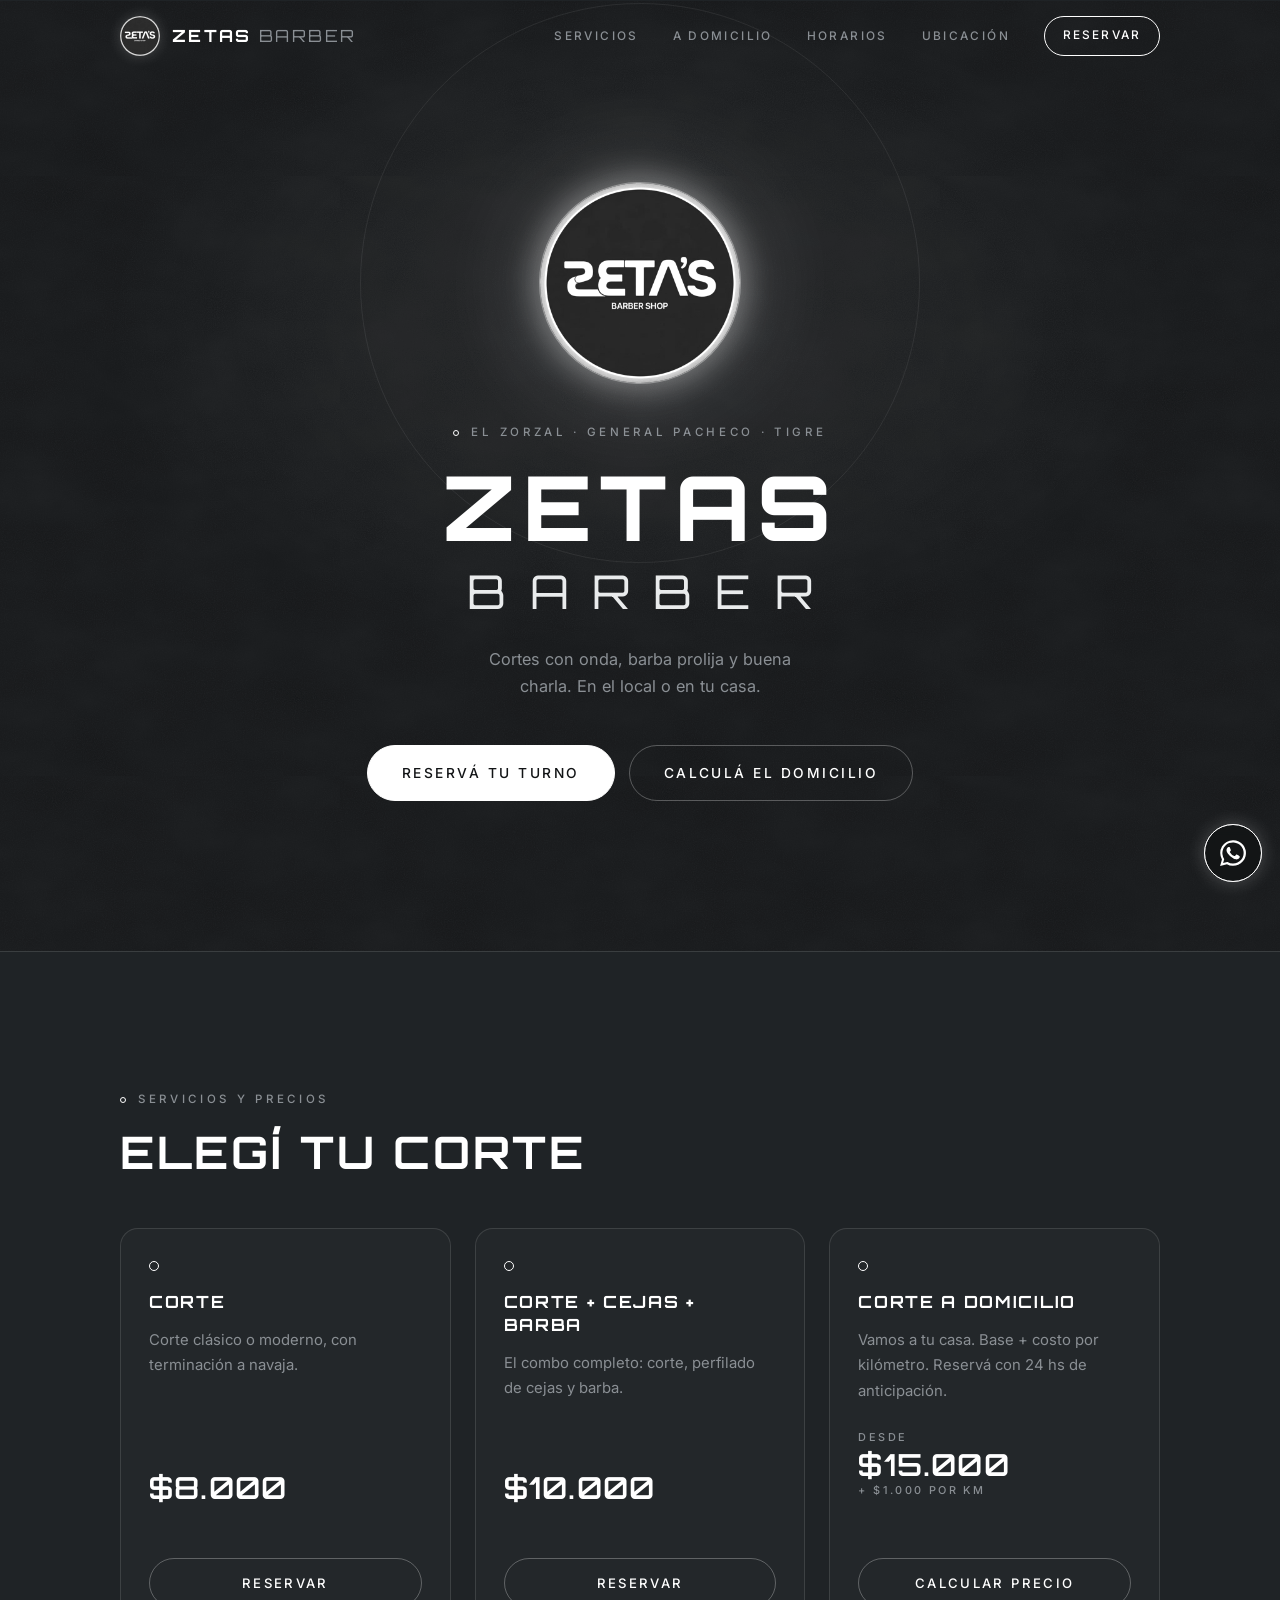
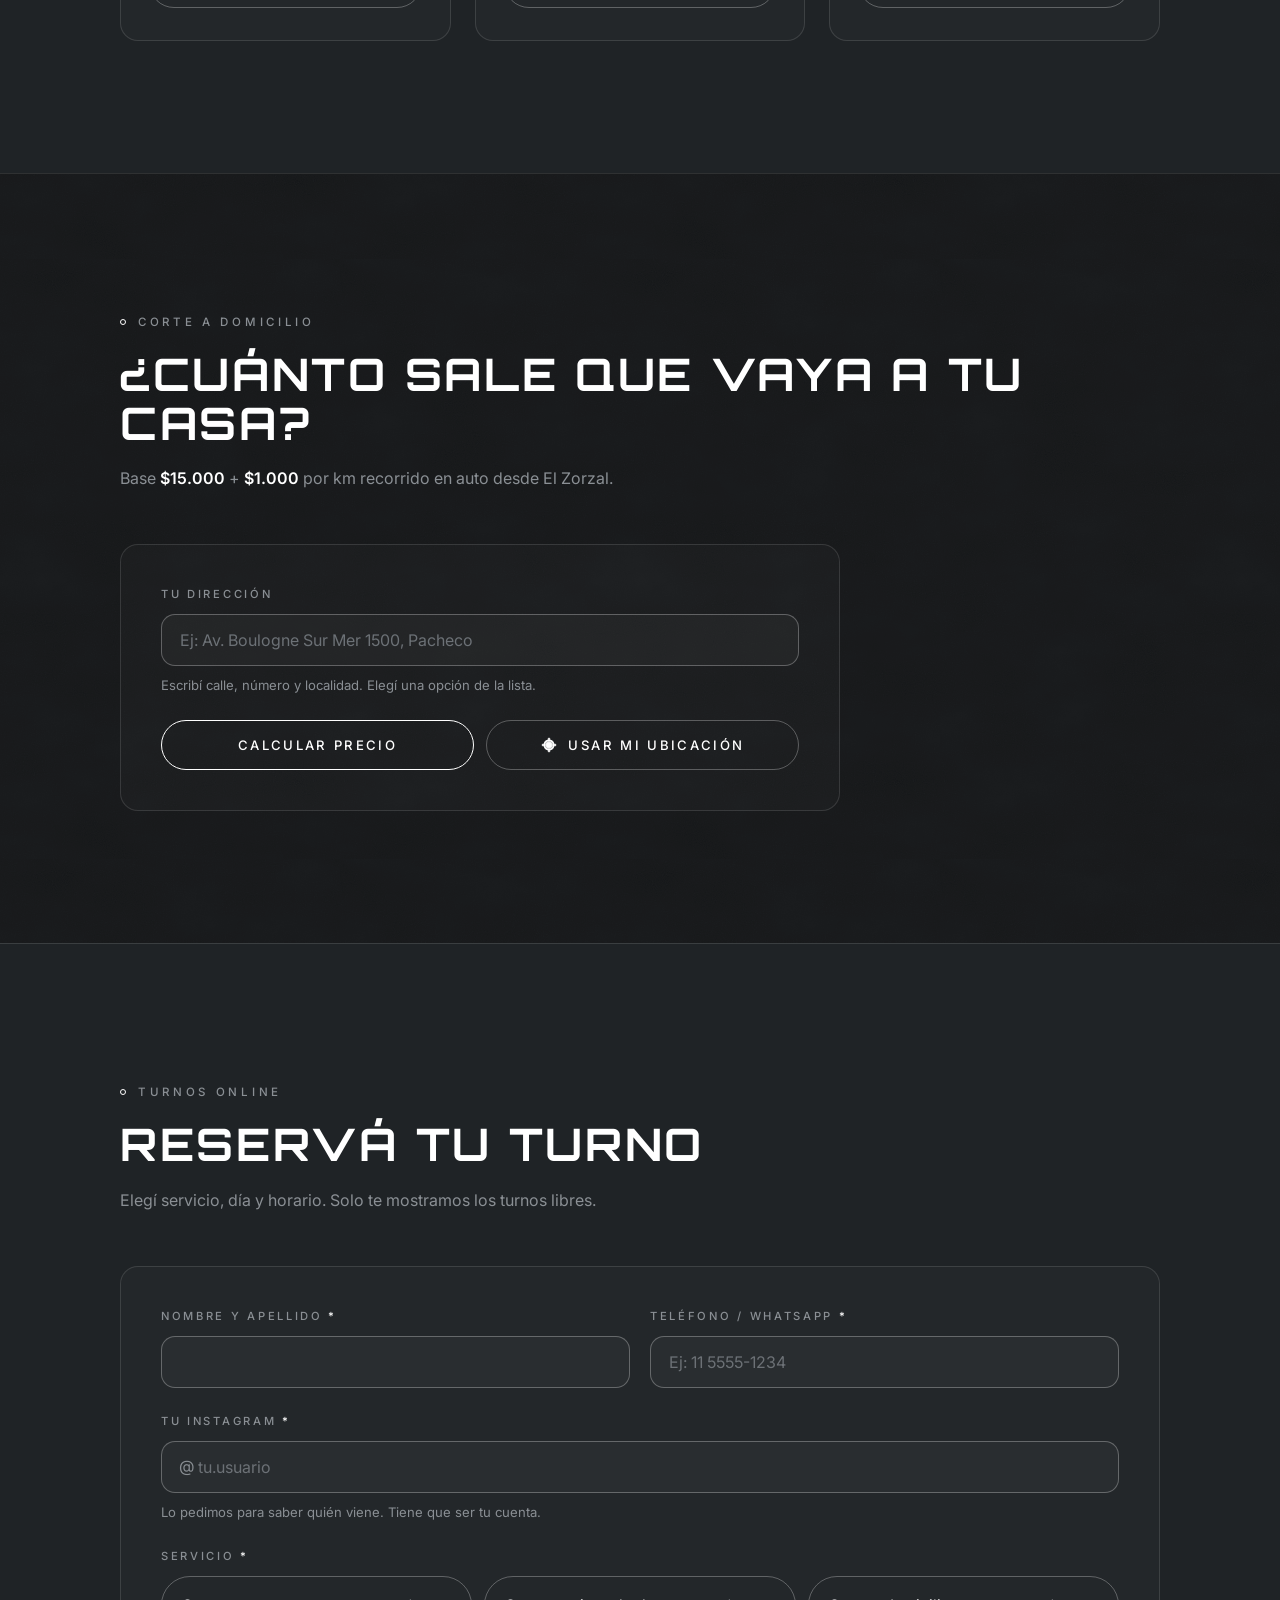
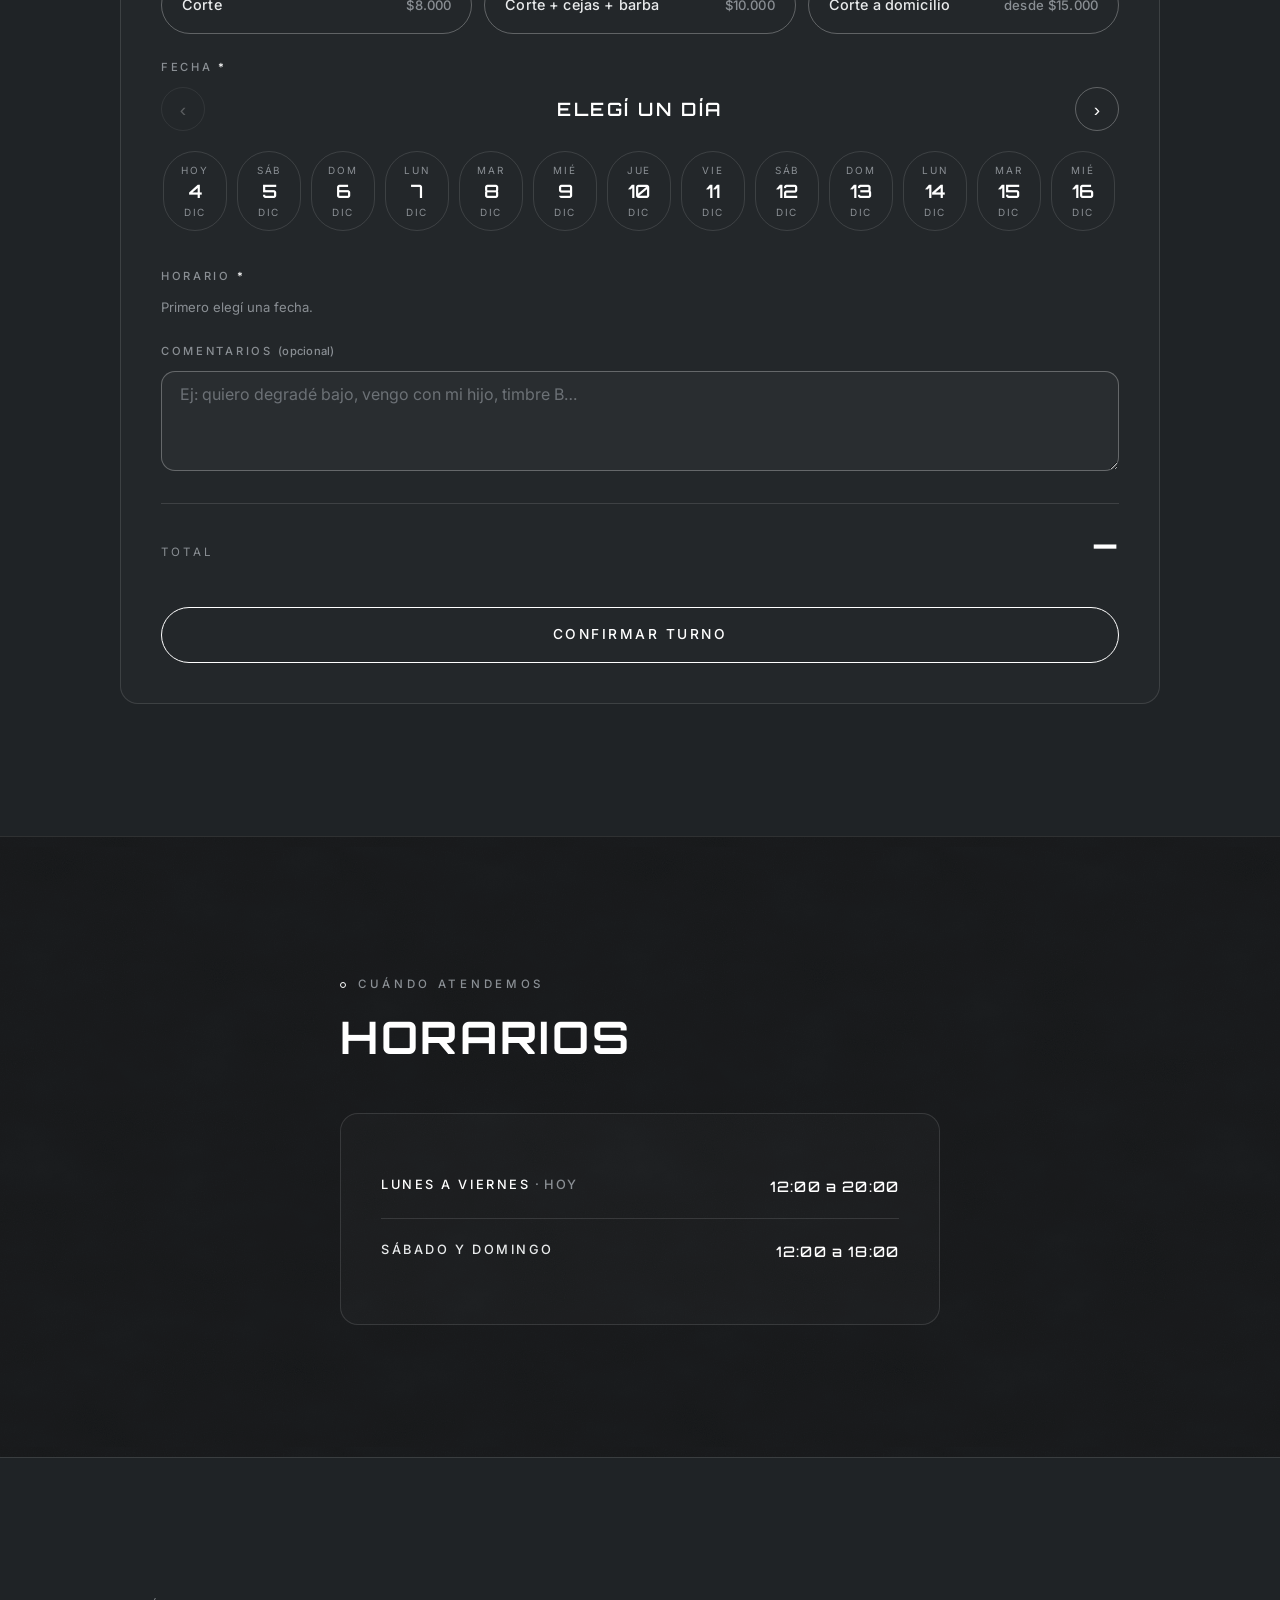
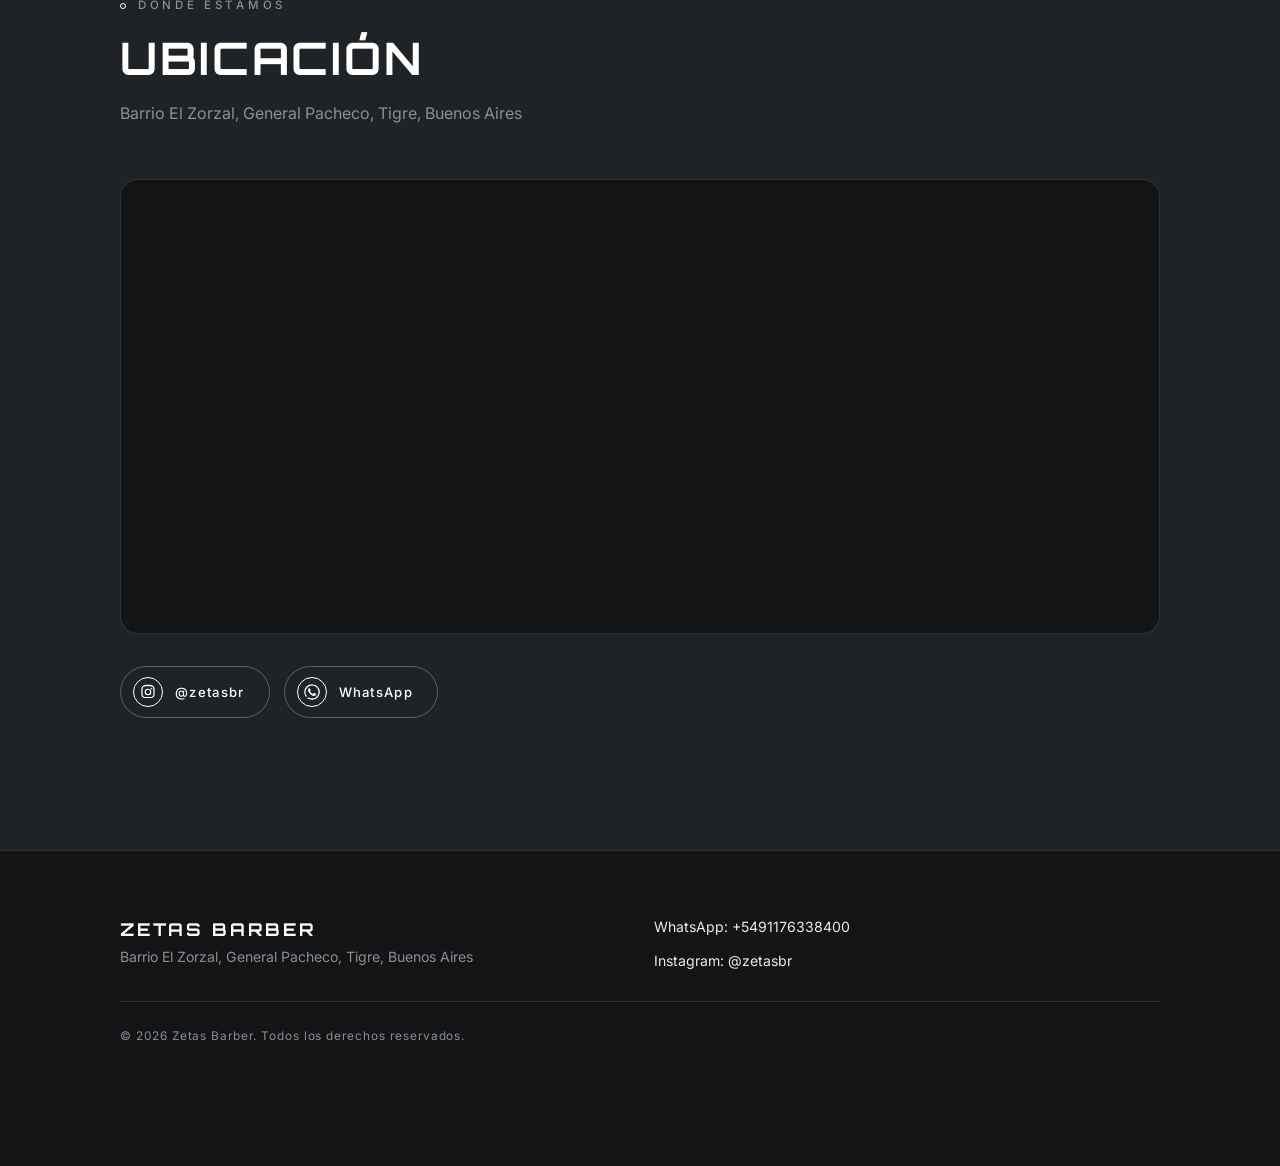
<file: index.html>
<!doctype html>
<html lang="es-AR">
<head>
  <meta charset="utf-8">
  <meta name="viewport" content="width=device-width, initial-scale=1, viewport-fit=cover">
  <title>Zetas Barber | Barbería en General Pacheco, Tigre</title>
  <meta name="description" content="Zetas Barber: barbería en El Zorzal, General Pacheco, Tigre. Corte, barba y cejas, y corte a domicilio. Reservá tu turno online en segundos.">
  <meta name="theme-color" content="#121416">
  <link rel="canonical" href="https://zetasbarber.com/">
  <link rel="icon" href="img/logo-zetas.jpg" type="image/jpeg">
  <link rel="apple-touch-icon" href="img/logo-zetas.jpg">

  <!-- Vista previa al compartir el link (WhatsApp, Instagram, Facebook) -->
  <meta property="og:type" content="website">
  <meta property="og:locale" content="es_AR">
  <meta property="og:title" content="Zetas Barber | Barbería en General Pacheco, Tigre">
  <meta property="og:description" content="Corte, barba y cejas en El Zorzal, General Pacheco. También vamos a domicilio. Reservá online.">
  <meta property="og:url" content="https://zetasbarber.com/">
  <meta property="og:image" content="https://zetasbarber.com/img/logo-zetas.jpg">

  <!-- Datos para Google (ficha de negocio local) -->
  <script type="application/ld+json">
  {
    "@context": "https://schema.org",
    "@type": "BarberShop",
    "name": "Zetas Barber",
    "image": "https://zetasbarber.com/img/logo-zetas.jpg",
    "url": "https://zetasbarber.com/",
    "priceRange": "$8.000 - $15.000+",
    "address": {
      "@type": "PostalAddress",
      "streetAddress": "Barrio El Zorzal",
      "addressLocality": "General Pacheco",
      "addressRegion": "Buenos Aires",
      "addressCountry": "AR"
    },
    "areaServed": "Tigre, Buenos Aires",
    "openingHoursSpecification": [
      { "@type": "OpeningHoursSpecification", "dayOfWeek": ["Monday","Tuesday","Wednesday","Thursday","Friday"], "opens": "12:00", "closes": "20:00" },
      { "@type": "OpeningHoursSpecification", "dayOfWeek": ["Saturday","Sunday"], "opens": "12:00", "closes": "18:00" }
    ]
  }
  </script>

  <link rel="preconnect" href="https://fonts.googleapis.com">
  <link rel="preconnect" href="https://fonts.gstatic.com" crossorigin>
  <link href="https://fonts.googleapis.com/css2?family=Inter:wght@400;500;600&family=Orbitron:wght@400;500;600;700;800&display=swap" rel="stylesheet">
  <link rel="stylesheet" href="css/styles.css?v=20261104a">
  <script>document.documentElement.classList.add("js");</script>
</head>
<body>
  <a class="skip" href="#reservar">Saltar a reservar turno</a>

  <!-- ============ HEADER ============ -->
  <header class="header" id="top">
    <div class="wrap header__inner">
      <a href="#top" class="brand" aria-label="Zetas Barber, volver al inicio">
        <img src="img/logo-zetas.jpg" alt="" width="44" height="44" class="brand__logo">
        <span class="brand__text">ZETAS<span> BARBER</span></span>
      </a>
      <button class="nav-toggle" aria-expanded="false" aria-controls="nav" aria-label="Abrir menú">
        <span></span><span></span><span></span>
      </button>
      <nav id="nav" class="nav" aria-label="Principal">
        <a href="#servicios">Servicios</a>
        <a href="#domicilio">A domicilio</a>
        <a href="#horarios">Horarios</a>
        <a href="#ubicacion">Ubicación</a>
        <a href="#reservar" class="btn btn--gold btn--sm">Reservar</a>
      </nav>
    </div>
  </header>

  <main>
    <!-- ============ HERO ============ -->
    <section class="hero">
      <div class="hero__bg" aria-hidden="true"></div>
      <div class="wrap hero__inner">
        <img src="img/logo-zetas.jpg" alt="Logo de Zetas Barber Shop" class="hero__logo" width="180" height="180">
        <p class="eyebrow">El Zorzal · General Pacheco · Tigre</p>
        <h1 class="hero__title">ZETAS<br><span>BARBER</span></h1>
        <p class="hero__lead">Cortes con onda, barba prolija y buena charla. En el local o en tu casa.</p>
        <div class="hero__ctas">
          <a href="#reservar" class="btn btn--gold btn--lg">Reservá tu turno</a>
          <a href="#domicilio" class="btn btn--ghost btn--lg">Calculá el domicilio</a>
        </div>
      </div>
    </section>

    <!-- ============ SERVICIOS ============ -->
    <section id="servicios" class="section">
      <div class="wrap">
        <header class="section__head reveal">
          <p class="eyebrow">Servicios y precios</p>
          <h2 class="section__title">Elegí tu corte</h2>
        </header>
        <div class="services" id="lista-servicios"><!-- se completa desde config.js --></div>
      </div>
    </section>

    <!-- ============ CALCULADORA DOMICILIO ============ -->
    <section id="domicilio" class="section section--alt">
      <div class="wrap">
        <header class="section__head reveal">
          <p class="eyebrow">Corte a domicilio</p>
          <h2 class="section__title">¿Cuánto sale que vaya a tu casa?</h2>
          <p class="section__sub">Base <strong data-precio="base"></strong> + <strong data-precio="km"></strong> por km recorrido en auto desde El Zorzal.</p>
        </header>

        <div class="card calc reveal">
          <div class="field">
            <label for="calc-dir">Tu dirección</label>
            <div class="autocomplete">
              <input id="calc-dir" type="text" autocomplete="off" placeholder="Ej: Av. Boulogne Sur Mer 1500, Pacheco"
                     role="combobox" aria-autocomplete="list" aria-expanded="false" aria-controls="calc-sug">
              <ul id="calc-sug" class="autocomplete__list" role="listbox" hidden></ul>
            </div>
            <p class="hint">Escribí calle, número y localidad. Elegí una opción de la lista.</p>
          </div>
          <div class="calc__actions">
            <button type="button" class="btn btn--gold" id="calc-btn">Calcular precio</button>
            <button type="button" class="btn btn--ghost" id="calc-geo">
              <svg aria-hidden="true" viewBox="0 0 24 24" width="18" height="18"><path fill="currentColor" d="M12 8a4 4 0 1 0 0 8 4 4 0 0 0 0-8Zm9 3h-2.07A7 7 0 0 0 13 5.07V3h-2v2.07A7 7 0 0 0 5.07 11H3v2h2.07A7 7 0 0 0 11 18.93V21h2v-2.07A7 7 0 0 0 18.93 13H21v-2Zm-9 6a5 5 0 1 1 0-10 5 5 0 0 1 0 10Z"/></svg>
              Usar mi ubicación
            </button>
          </div>
          <div class="calc__result" id="calc-result" aria-live="polite"></div>
        </div>
      </div>
    </section>

    <!-- ============ RESERVAS ============ -->
    <section id="reservar" class="section">
      <div class="wrap">
        <header class="section__head reveal">
          <p class="eyebrow">Turnos online</p>
          <h2 class="section__title">Reservá tu turno</h2>
          <p class="section__sub">Elegí servicio, día y horario. Solo te mostramos los turnos libres.</p>
        </header>

        <div class="demo-banner" id="demo-banner" hidden>
          <strong>Modo demo:</strong> la planilla todavía no está conectada, así que las reservas no se guardan. Seguí los pasos de INSTRUCCIONES.md.
        </div>

        <form id="form-reserva" class="card form reveal" novalidate>
          <div class="grid-2">
            <div class="field">
              <label for="f-nombre">Nombre y apellido <span class="req" aria-hidden="true">*</span></label>
              <input id="f-nombre" name="nombre" type="text" autocomplete="name" required maxlength="80">
              <p class="error" id="e-nombre"></p>
            </div>
            <div class="field">
              <label for="f-tel">Teléfono / WhatsApp <span class="req" aria-hidden="true">*</span></label>
              <input id="f-tel" name="telefono" type="tel" inputmode="tel" autocomplete="tel" required placeholder="Ej: 11 5555-1234" maxlength="25">
              <p class="error" id="e-tel"></p>
            </div>
          </div>

          <div class="field">
            <label for="f-insta">Tu Instagram <span class="req" aria-hidden="true">*</span></label>
            <div class="input-prefix">
              <span aria-hidden="true">@</span>
              <input id="f-insta" name="instagram" type="text" required maxlength="60" autocomplete="off"
                     autocapitalize="none" spellcheck="false" placeholder="tu.usuario" aria-describedby="h-insta">
            </div>
            <p class="hint" id="h-insta">Lo pedimos para saber quién viene. Tiene que ser tu cuenta.</p>
            <p class="error" id="e-insta"></p>
          </div>

          <fieldset class="field">
            <legend>Servicio <span class="req" aria-hidden="true">*</span></legend>
            <div class="chips" id="f-servicios"><!-- desde config.js --></div>
            <p class="error" id="e-servicio"></p>
          </fieldset>

          <div class="domi-box" id="domi-box" hidden>
            <p class="hint domi-aviso" id="domi-aviso"></p>
            <div class="field">
              <label for="f-dir">Dirección para el corte a domicilio <span class="req" aria-hidden="true">*</span></label>
              <div class="autocomplete">
                <input id="f-dir" name="direccion" type="text" autocomplete="off" placeholder="Calle, número y localidad"
                       role="combobox" aria-autocomplete="list" aria-expanded="false" aria-controls="f-sug">
                <ul id="f-sug" class="autocomplete__list" role="listbox" hidden></ul>
              </div>
              <div class="calc__actions calc__actions--tight">
                <button type="button" class="btn btn--ghost btn--sm" id="f-calc">Calcular</button>
                <button type="button" class="btn btn--ghost btn--sm" id="f-geo">Usar mi ubicación</button>
              </div>
              <p class="error" id="e-dir"></p>
            </div>
            <div class="calc__result calc__result--mini" id="f-calc-result" aria-live="polite"></div>
          </div>

          <div class="field">
            <span class="label" id="lbl-fecha">Fecha <span class="req" aria-hidden="true">*</span></span>
            <input id="f-fecha" name="fecha" type="hidden">
            <div class="date-row">
              <button class="arrow" type="button" data-mover="-1" aria-label="Día anterior">‹</button>
              <p class="date-title" id="f-fecha-titulo" aria-live="polite">Elegí un día</p>
              <button class="arrow" type="button" data-mover="1" aria-label="Día siguiente">›</button>
            </div>
            <div class="days" id="f-dias" role="radiogroup" aria-labelledby="lbl-fecha"></div>
            <p class="hint" id="f-fecha-info"></p>
            <p class="error" id="e-fecha"></p>
          </div>

          <div class="field">
            <span class="label" id="lbl-hora">Horario <span class="req" aria-hidden="true">*</span></span>
            <div class="slots" id="f-slots" role="radiogroup" aria-labelledby="lbl-hora">
              <p class="hint">Primero elegí una fecha.</p>
            </div>
            <p class="error" id="e-hora"></p>
          </div>

          <div class="field">
            <label for="f-com">Comentarios <span class="opt">(opcional)</span></label>
            <textarea id="f-com" name="comentarios" rows="3" maxlength="400" placeholder="Ej: quiero degradé bajo, vengo con mi hijo, timbre B…"></textarea>
          </div>

          <div class="total" aria-live="polite">
            <span>Total</span>
            <strong id="f-total">—</strong>
          </div>

          <button type="submit" class="btn btn--gold btn--lg btn--block" id="f-submit">Confirmar turno</button>
          <p class="form__msg" id="f-msg" role="alert"></p>
        </form>
      </div>
    </section>

    <!-- ============ HORARIOS ============ -->
    <section id="horarios" class="section section--alt">
      <div class="wrap narrow">
        <header class="section__head reveal">
          <p class="eyebrow">Cuándo atendemos</p>
          <h2 class="section__title">Horarios</h2>
        </header>
        <ul class="hours card reveal" id="lista-horarios"><!-- desde config.js --></ul>
      </div>
    </section>

    <!-- ============ UBICACIÓN ============ -->
    <section id="ubicacion" class="section">
      <div class="wrap">
        <header class="section__head reveal">
          <p class="eyebrow">Dónde estamos</p>
          <h2 class="section__title">Ubicación</h2>
          <p class="section__sub" data-texto="direccion"></p>
        </header>
        <div class="map reveal">
          <iframe id="mapa" title="Mapa de Zetas Barber en El Zorzal, General Pacheco" loading="lazy" referrerpolicy="no-referrer-when-downgrade"></iframe>
        </div>
        <div class="socials reveal">
          <a class="social" id="link-ig" target="_blank" rel="noopener">
            <svg aria-hidden="true" viewBox="0 0 24 24" width="22" height="22"><path fill="currentColor" d="M12 7a5 5 0 1 0 0 10 5 5 0 0 0 0-10Zm0 8.2a3.2 3.2 0 1 1 0-6.4 3.2 3.2 0 0 1 0 6.4ZM17.3 5.5a1.2 1.2 0 1 0 0 2.4 1.2 1.2 0 0 0 0-2.4ZM21.9 7.1c-.1-1.6-.4-3-1.6-4.2S17.7 1.4 16.1 1.3C14.4 1.2 9.6 1.2 7.9 1.3 6.3 1.4 4.9 1.7 3.7 2.9S2.2 5.5 2.1 7.1C2 8.8 2 13.6 2.1 15.3c.1 1.6.4 3 1.6 4.2s2.6 1.5 4.2 1.6c1.7.1 6.5.1 8.2 0 1.6-.1 3-.4 4.2-1.6s1.5-2.6 1.6-4.2c.1-1.7.1-6.5 0-8.2Zm-2.2 10.1a3.3 3.3 0 0 1-1.9 1.9c-1.3.5-4.4.4-5.8.4s-4.5.1-5.8-.4a3.3 3.3 0 0 1-1.9-1.9c-.5-1.3-.4-4.4-.4-5.8s-.1-4.5.4-5.8a3.3 3.3 0 0 1 1.9-1.9c1.3-.5 4.4-.4 5.8-.4s4.5-.1 5.8.4a3.3 3.3 0 0 1 1.9 1.9c.5 1.3.4 4.4.4 5.8s.1 4.5-.4 5.8Z"/></svg>
            <span></span>
          </a>
          <a class="social" id="link-wa" target="_blank" rel="noopener">
            <svg aria-hidden="true" viewBox="0 0 24 24" width="22" height="22"><path fill="currentColor" d="M17.5 14.4c-.3-.1-1.8-.9-2-1s-.5-.1-.7.1-.8 1-1 1.2-.4.2-.7.1a8.2 8.2 0 0 1-4-3.5c-.3-.5.3-.5.9-1.6.1-.2 0-.4 0-.5l-.9-2.2c-.2-.6-.5-.5-.7-.5h-.6a1.1 1.1 0 0 0-.8.4 3.4 3.4 0 0 0-1 2.5 5.9 5.9 0 0 0 1.2 3.1 13.5 13.5 0 0 0 5.2 4.6c1.9.8 2.7.9 3.6.7a3.1 3.1 0 0 0 2-1.4 2.5 2.5 0 0 0 .2-1.4c-.1-.1-.3-.2-.6-.3ZM12 21.8a9.8 9.8 0 0 1-5-1.4l-.4-.2-3.7 1 1-3.6-.2-.4a9.8 9.8 0 1 1 8.3 4.6ZM12 .2A11.8 11.8 0 0 0 1.8 17.9L.1 24l6.3-1.7A11.8 11.8 0 1 0 12 .2Z"/></svg>
            <span>WhatsApp</span>
          </a>
        </div>
      </div>
    </section>
  </main>

  <!-- ============ FOOTER ============ -->
  <footer class="footer">
    <div class="wrap footer__inner">
      <div>
        <p class="footer__brand">ZETAS BARBER</p>
        <p data-texto="direccion"></p>
      </div>
      <ul class="footer__list">
        <li><a id="ft-wa" target="_blank" rel="noopener"></a></li>
        <li><a id="ft-ig" target="_blank" rel="noopener"></a></li>
        <li id="ft-mail-li" hidden><a id="ft-mail"></a></li>
      </ul>
      <p class="footer__copy">© <span id="anio"></span> Zetas Barber. Todos los derechos reservados.</p>
    </div>
  </footer>

  <!-- Botón flotante de WhatsApp -->
  <a class="wa-float" id="wa-float" target="_blank" rel="noopener" aria-label="Escribinos por WhatsApp">
    <svg aria-hidden="true" viewBox="0 0 24 24" width="30" height="30"><path fill="currentColor" d="M17.5 14.4c-.3-.1-1.8-.9-2-1s-.5-.1-.7.1-.8 1-1 1.2-.4.2-.7.1a8.2 8.2 0 0 1-4-3.5c-.3-.5.3-.5.9-1.6.1-.2 0-.4 0-.5l-.9-2.2c-.2-.6-.5-.5-.7-.5h-.6a1.1 1.1 0 0 0-.8.4 3.4 3.4 0 0 0-1 2.5 5.9 5.9 0 0 0 1.2 3.1 13.5 13.5 0 0 0 5.2 4.6c1.9.8 2.7.9 3.6.7a3.1 3.1 0 0 0 2-1.4 2.5 2.5 0 0 0 .2-1.4c-.1-.1-.3-.2-.6-.3ZM12 21.8a9.8 9.8 0 0 1-5-1.4l-.4-.2-3.7 1 1-3.6-.2-.4a9.8 9.8 0 1 1 8.3 4.6ZM12 .2A11.8 11.8 0 0 0 1.8 17.9L.1 24l6.3-1.7A11.8 11.8 0 1 0 12 .2Z"/></svg>
  </a>

  <!-- Confirmación del turno -->
  <dialog class="modal" id="modal-ok" aria-labelledby="modal-title">
    <div class="modal__body">
      <div class="modal__check" aria-hidden="true">✓</div>
      <h2 id="modal-title">¡Turno confirmado!</h2>
      <p class="modal__lead" id="modal-lead"></p>
      <dl class="summary" id="modal-resumen"></dl>
      <a class="btn btn--wa btn--lg btn--block" id="modal-wa" target="_blank" rel="noopener">Enviar confirmación por WhatsApp</a>
      <button type="button" class="btn btn--ghost btn--block" id="modal-close">Cerrar</button>
    </div>
  </dialog>

  <script src="js/config.js?v=20261104a"></script>
  <script src="js/mapas.js?v=20261104a"></script>
  <script src="js/app.js?v=20261104a"></script>
</body>
</html>
</file>
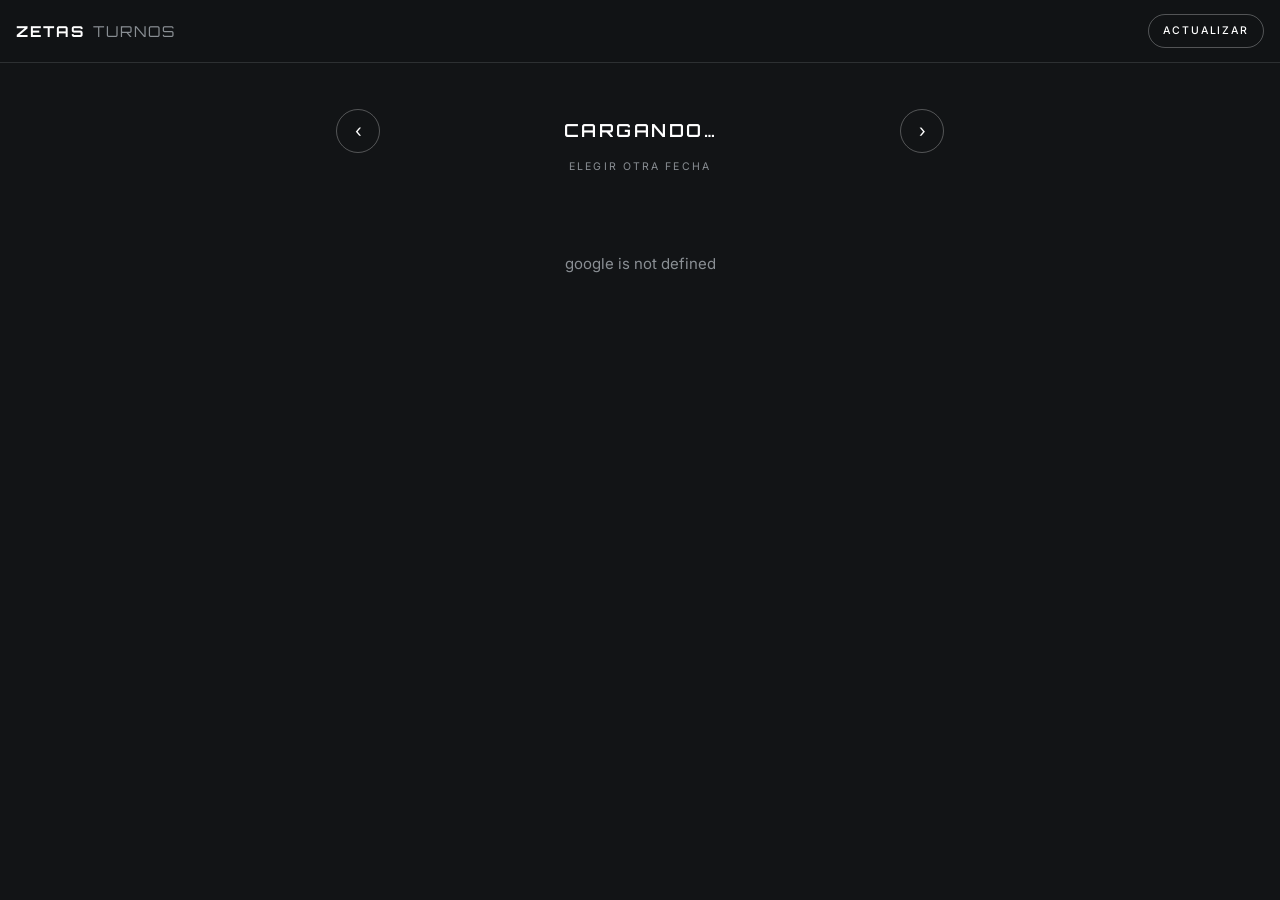
<file: apps-script/Panel.html>
<!doctype html>
<html lang="es-AR">
<head>
  <base target="_top">
  <meta charset="utf-8">
  <link rel="preconnect" href="https://fonts.googleapis.com">
  <link rel="preconnect" href="https://fonts.gstatic.com" crossorigin>
  <link href="https://fonts.googleapis.com/css2?family=Inter:wght@400;500;600&family=Orbitron:wght@400;500;600;700;800&display=swap" rel="stylesheet">
  <style>
    /* Mismo estilo que la página: monocromo, urbano, space age */
    :root {
      --bg: #1F2326; --bg-deep: #121416; --white: #FFFFFF; --text: #E9EBEC; --muted: #8A8F94;
      --line: rgba(255,255,255,.12); --line-strong: rgba(255,255,255,.28); --field: rgba(255,255,255,.03);
      --glow-soft: 0 0 22px rgba(255,255,255,.16);
      --glow: 0 0 18px rgba(255,255,255,.35), 0 0 44px rgba(255,255,255,.12);
      --display: "Orbitron", "Eurostile", "Arial Black", sans-serif;
      --body: "Inter", "Helvetica Neue", Helvetica, Arial, sans-serif;
      --ease: cubic-bezier(.22,.61,.36,1);
    }
    * { box-sizing: border-box; margin: 0; padding: 0; -webkit-tap-highlight-color: transparent; }
    [hidden] { display: none !important; }
    html, body { background: var(--bg-deep); color: var(--text); }
    body { font-family: var(--body); font-size: 15px; line-height: 1.55; padding-bottom: 40px; -webkit-font-smoothing: antialiased; }
    button, input, select, textarea { font: inherit; color: inherit; }
    button { background: none; border: 0; cursor: pointer; }
    a { color: inherit; }
    :focus-visible { outline: 1px solid var(--white); outline-offset: 3px; }

    .top {
      position: sticky; top: 0; z-index: 10;
      display: flex; align-items: center; justify-content: space-between; gap: 12px;
      padding: 14px 16px; background: rgba(18,20,22,.94); border-bottom: 1px solid var(--line);
      backdrop-filter: blur(12px); -webkit-backdrop-filter: blur(12px);
    }
    .brand { font-family: var(--display); font-weight: 700; font-size: 15px; letter-spacing: .14em; color: var(--white); }
    .brand span { font-weight: 400; color: var(--muted); }
    .top-actions { display: flex; gap: 8px; }
    .pill {
      font-size: 10.5px; font-weight: 500; letter-spacing: .18em; text-transform: uppercase;
      padding: 8px 14px; border: 1px solid var(--line-strong); border-radius: 999px; color: var(--white); text-decoration: none;
      transition: background .3s, color .3s, box-shadow .4s;
    }
    .pill:hover { background: var(--white); color: var(--bg-deep); box-shadow: var(--glow); }

    .wrap { max-width: 640px; margin: 0 auto; padding: 20px 16px; }

    /* días */
    .days { display: flex; gap: 10px; overflow-x: auto; padding: 4px 16px 14px; margin: 0 -16px; scrollbar-width: none; }
    .days::-webkit-scrollbar { display: none; }
    .day {
      flex: none; width: 58px; padding: 10px 0; border-radius: 999px; text-align: center;
      border: 1px solid var(--line); transition: background .4s var(--ease), border-color .3s, box-shadow .4s;
    }
    .day small { display: block; font-size: 9.5px; color: var(--muted); text-transform: uppercase; letter-spacing: .16em; }
    .day b { display: block; font-family: var(--display); font-weight: 600; font-size: 17px; line-height: 1.6; color: var(--white); }
    .day i { display: inline-grid; place-items: center; min-width: 18px; height: 18px; padding: 0 5px; font-style: normal; font-size: 10px; font-weight: 600; color: var(--muted); border: 1px solid var(--line); border-radius: 999px; }
    .day i.con { color: var(--white); border-color: var(--white); }
    .day.cerrado { opacity: .3; }
    .day[aria-current="true"] { background: var(--white); border-color: var(--white); box-shadow: var(--glow-soft); }
    .day[aria-current="true"] b { color: var(--bg-deep); }
    .day[aria-current="true"] small { color: #4a4f54; }
    .day[aria-current="true"] i { color: var(--bg-deep); border-color: var(--bg-deep); }

    .date-row { display: flex; align-items: center; justify-content: space-between; gap: 10px; margin: 8px 0 4px; }
    .date-row h1 { font-family: var(--display); font-weight: 600; font-size: 18px; letter-spacing: .14em; text-transform: uppercase; line-height: 1.2; text-align: center; flex: 1; color: var(--white); }
    .arrow { width: 44px; height: 44px; border-radius: 50%; border: 1px solid var(--line-strong); font-size: 18px; line-height: 1; color: var(--white); transition: border-color .3s, box-shadow .4s; }
    .arrow:hover { border-color: var(--white); box-shadow: var(--glow-soft); }
    .picker { position: relative; display: block; text-align: center; font-size: 10.5px; letter-spacing: .2em; text-transform: uppercase; color: var(--muted); margin: 6px 0 18px; }
    .picker input { position: absolute; inset: 0; opacity: 0; width: 100%; }

    .summary { display: grid; grid-template-columns: repeat(3, 1fr); gap: 10px; margin-bottom: 22px; }
    .stat { border: 1px solid var(--line); border-radius: 16px; padding: 12px 6px; text-align: center; background: rgba(255,255,255,.02); }
    .stat b { display: block; font-family: var(--display); font-weight: 600; font-size: 16px; letter-spacing: .03em; color: var(--white); }
    .stat small { font-size: 9.5px; letter-spacing: .2em; text-transform: uppercase; color: var(--muted); }

    /* agenda */
    .agenda { display: grid; gap: 10px; }
    .slot { display: grid; grid-template-columns: 54px 1fr; gap: 10px; align-items: start; }
    .slot.pasado { opacity: .4; }
    .hora { font-family: var(--display); font-weight: 500; font-size: 13px; letter-spacing: .06em; padding-top: 14px; color: var(--white); }
    .slot .card { min-width: 0; }
    .libre { display: flex; justify-content: space-between; align-items: center; gap: 8px; min-height: 48px; padding: 6px 6px 6px 16px; border: 1px dashed var(--line); border-radius: 999px; color: var(--muted); font-size: 11px; letter-spacing: .18em; text-transform: uppercase; }
    .libre div { display: flex; gap: 6px; }
    .mini {
      font-size: 10.5px; font-weight: 500; letter-spacing: .14em; text-transform: uppercase;
      padding: 8px 13px; border: 1px solid var(--line-strong); border-radius: 999px; color: var(--white);
      transition: background .3s, color .3s, box-shadow .4s, border-color .3s;
    }
    .mini:hover { border-color: var(--white); }
    .mini.gold { background: var(--white); color: var(--bg-deep); border-color: var(--white); }
    .mini.gold:hover { box-shadow: var(--glow); }
    .mini.danger { color: var(--muted); border-color: var(--line); }
    .mini.danger.confirmar { background: var(--white); color: var(--bg-deep); border-color: var(--white); box-shadow: var(--glow); }
    .t-borrar { margin-top: 12px; padding-top: 12px; border-top: 1px solid var(--line); text-align: right; }

    .turno {
      position: relative; padding: 14px 16px 14px 30px; background: rgba(255,255,255,.025);
      border: 1px solid var(--line); border-radius: 18px;
      transition: border-color .4s, box-shadow .5s;
    }
    /* indicador de estado: un círculo */
    .turno::before { content: ""; position: absolute; left: 13px; top: 21px; width: 8px; height: 8px; border-radius: 50%; border: 1px solid var(--white); }
    .turno + .turno { margin-top: 8px; }
    .turno:hover { border-color: var(--line-strong); box-shadow: var(--glow-soft); }
    .turno.e-confirmado::before { background: var(--white); }
    .turno.e-realizado::before { background: var(--white); box-shadow: 0 0 10px rgba(255,255,255,.7); }
    .turno.e-bloqueado { border-style: dashed; background: transparent; }
    .turno.e-bloqueado::before { border-color: var(--muted); }
    .turno.inactivo { opacity: .45; }
    .turno.inactivo::before { border-color: var(--muted); background: none; }
    .t-head { display: flex; justify-content: space-between; align-items: start; gap: 8px; }
    .t-name { font-weight: 600; font-size: 16px; line-height: 1.3; color: var(--white); overflow-wrap: anywhere; }
    .t-price { font-family: var(--display); font-weight: 600; font-size: 14px; letter-spacing: .03em; color: var(--white); white-space: nowrap; }
    .t-info { font-size: 13px; color: var(--muted); margin-top: 3px; overflow-wrap: anywhere; }
    .t-info a { color: var(--white); text-underline-offset: 3px; }
    .t-com { font-size: 13px; margin-top: 10px; padding: 10px 12px; border: 1px solid var(--line); border-radius: 12px; color: var(--text); }
    .t-actions { display: flex; flex-wrap: wrap; gap: 8px; margin-top: 14px; align-items: center; }
    .t-actions .wa, .t-actions .call { text-decoration: none; }
    .estado {
      margin-left: auto; min-height: 36px; padding: 6px 32px 6px 14px; border-radius: 999px;
      background: transparent url("data:image/svg+xml,%3Csvg xmlns='http:%2F%2Fwww.w3.org%2F2000%2Fsvg' width='10' height='6'%3E%3Cpath fill='none' stroke='%23FFFFFF' stroke-width='1.2' d='M1 1l4 4 4-4'/%3E%3C/svg%3E") no-repeat right 13px center;
      border: 1px solid var(--line-strong); appearance: none; -webkit-appearance: none;
      font-size: 10.5px; font-weight: 500; letter-spacing: .14em; text-transform: uppercase; color: var(--white);
    }
    .estado option { background: var(--bg-deep); color: var(--white); }

    .empty, .loading { text-align: center; color: var(--muted); padding: 36px 12px; }
    .cerrado-msg { text-align: center; padding: 30px 16px; border: 1px dashed var(--line); border-radius: 18px; color: var(--muted); }
    .cerrado-msg .mini { margin-top: 14px; }

    /* formulario */
    .sheet { position: fixed; inset: 0; z-index: 30; background: var(--bg-deep); overflow-y: auto; }
    .sheet-top { position: sticky; top: 0; z-index: 2; display: flex; align-items: center; gap: 8px; padding: 10px 12px; background: rgba(18,20,22,.95); border-bottom: 1px solid var(--line); }
    .sheet-top h2 { font-family: var(--display); font-weight: 600; font-size: 15px; letter-spacing: .14em; text-transform: uppercase; color: var(--white); }
    .back { width: 42px; height: 42px; border-radius: 50%; border: 1px solid var(--line-strong); font-size: 22px; line-height: 1; color: var(--white); }
    .field { margin-bottom: 20px; }
    .field label { display: block; font-size: 10.5px; font-weight: 500; letter-spacing: .22em; text-transform: uppercase; color: var(--muted); margin-bottom: 8px; }
    .input { width: 100%; min-height: 50px; padding: 10px 16px; background: var(--field); border: 1px solid var(--line-strong); border-radius: 14px; font-size: 16px; color: var(--white); transition: border-color .3s, box-shadow .4s; }
    .input:focus { outline: none; border-color: var(--white); box-shadow: var(--glow-soft); }
    select.input option { background: var(--bg-deep); }
    textarea.input { min-height: 90px; resize: vertical; }
    .grid-2 { display: grid; grid-template-columns: 1fr 1fr; gap: 10px; }
    .btn {
      width: 100%; min-height: 54px; border-radius: 999px; background: transparent; color: var(--white);
      border: 1px solid var(--white); font-size: 12px; font-weight: 500; letter-spacing: .2em; text-transform: uppercase;
      transition: background .4s var(--ease), color .4s, box-shadow .5s;
    }
    .btn:hover, .btn:active { background: var(--white); color: var(--bg-deep); box-shadow: var(--glow); }
    .btn[disabled] { opacity: .4; }
    .hint { font-size: 12px; color: var(--muted); margin-top: 10px; letter-spacing: .04em; }

    .toast {
      position: fixed; left: 50%; bottom: calc(20px + env(safe-area-inset-bottom)); z-index: 40;
      transform: translate(-50%, 30px); opacity: 0; pointer-events: none; transition: .4s var(--ease);
      max-width: calc(100% - 32px); padding: 12px 22px; border-radius: 999px;
      background: var(--white); color: var(--bg-deep); font-size: 11px; font-weight: 600; letter-spacing: .16em; text-transform: uppercase;
      box-shadow: var(--glow);
    }
    .toast.show { opacity: 1; transform: translate(-50%, 0); }
    .toast.error { background: var(--bg-deep); color: var(--white); border: 1px solid var(--white); }
  </style>
</head>
<body>
  <header class="top">
    <div class="brand">ZETAS <span>TURNOS</span></div>
    <div class="top-actions">
      <button id="actualizar" class="pill" type="button">Actualizar</button>
      <a id="verSitio" class="pill" target="_blank" rel="noopener" hidden>Ver página</a>
    </div>
  </header>

  <main class="wrap">
    <nav id="dias" class="days" aria-label="Próximos días"></nav>
    <div class="date-row">
      <button class="arrow" type="button" data-mover="-1" aria-label="Día anterior">‹</button>
      <h1 id="titulo">Cargando…</h1>
      <button class="arrow" type="button" data-mover="1" aria-label="Día siguiente">›</button>
    </div>
    <label class="picker">Elegir otra fecha<input id="fecha" type="date" aria-label="Elegir otra fecha"></label>
    <section id="resumen" class="summary"></section>
    <section id="agenda" class="agenda"><p class="loading">Cargando turnos…</p></section>
  </main>

  <!-- Nuevo turno / bloqueo -->
  <section id="form" class="sheet" hidden>
    <div class="sheet-top">
      <button class="back" type="button" id="cerrarForm" aria-label="Volver">‹</button>
      <h2 id="formTitulo">Nuevo turno</h2>
    </div>
    <div class="wrap">
      <div class="grid-2">
        <div class="field">
          <label for="fHora">Hora</label>
          <input id="fHora" class="input" type="time" step="300">
        </div>
        <div class="field">
          <label for="fPrecio">Precio</label>
          <input id="fPrecio" class="input" type="text" inputmode="numeric" placeholder="8000">
        </div>
      </div>
      <div id="camposTurno">
        <div class="field">
          <label for="fNombre">Nombre</label>
          <input id="fNombre" class="input" type="text" autocomplete="off">
        </div>
        <div class="field">
          <label for="fTel">Teléfono</label>
          <input id="fTel" class="input" type="tel" inputmode="tel" autocomplete="off">
        </div>
        <div class="field">
          <label for="fInsta">Instagram (opcional)</label>
          <input id="fInsta" class="input" type="text" autocomplete="off" autocapitalize="none" placeholder="@usuario">
        </div>
        <div class="field">
          <label for="fServicio">Servicio</label>
          <select id="fServicio" class="input"></select>
        </div>
        <div class="field">
          <label for="fDir">Dirección (si es a domicilio)</label>
          <input id="fDir" class="input" type="text" autocomplete="off">
        </div>
      </div>
      <div class="field">
        <label for="fCom">Comentarios</label>
        <textarea id="fCom" class="input"></textarea>
      </div>
      <button id="guardar" class="btn" type="button">Guardar turno</button>
      <p class="hint" id="formHint"></p>
    </div>
  </section>

  <div id="toast" class="toast" role="status"></div>

<script>
  /* Importante: Apps Script borra lo que sigue a dos barras seguidas dentro del script
     (también en textos), así que no hay comentarios de línea y los links llevan barras escapadas. */
  window.addEventListener("error", e => {
    const a = document.getElementById("agenda");
    if (a) a.innerHTML = `<p class="empty">Hubo un error en el panel: ${String(e.message).replace(/</g, "&lt;")}</p>`;
  });

  const $ = s => document.querySelector(s);
  const DIAS = ["dom", "lun", "mar", "mié", "jue", "vie", "sáb"];
  const DIAS_LARGO = ["Domingo", "Lunes", "Martes", "Miércoles", "Jueves", "Viernes", "Sábado"];
  const MESES = ["ene", "feb", "mar", "abr", "may", "jun", "jul", "ago", "sep", "oct", "nov", "dic"];
  const INACTIVOS = ["cancelado", "cancelada", "anulado", "no vino"];
  const state = { iso: null, datos: null, ocupado: false, bloquear: false };

  const server = (fn, ...args) => new Promise((ok, fail) =>
    google.script.run.withSuccessHandler(ok).withFailureHandler(fail)[fn](...args));

  const esc = s => String(s ?? "").replace(/[&<>"']/g, c => ({ "&": "&amp;", "<": "&lt;", ">": "&gt;", '"': "&quot;", "'": "&#39;" }[c]));
  const pesos = n => "$" + Number(n || 0).toLocaleString("es-AR");
  const pad = n => String(n).padStart(2, "0");
  const isoADate = iso => { const [y, m, d] = iso.split("-").map(Number); return new Date(y, m - 1, d); };
  const dateAIso = d => `${d.getFullYear()}-${pad(d.getMonth() + 1)}-${pad(d.getDate())}`;
  const sumar = (iso, n) => { const d = isoADate(iso); d.setDate(d.getDate() + n); return dateAIso(d); };
  const isoATexto = iso => iso.split("-").reverse().join("/");
  const activo = e => !INACTIVOS.includes(String(e || "").trim().toLowerCase());
  const claseEstado = e => "e-" + String(e).toLowerCase().replace(/\s+/g, "-");

  function toast(msg, error) {
    const t = $("#toast");
    t.textContent = msg; t.classList.toggle("error", !!error); t.classList.add("show");
    clearTimeout(toast.t); toast.t = setTimeout(() => t.classList.remove("show"), 2600);
  }

  /* Teléfono argentino a formato de WhatsApp (549 + área + número). */
  function waNumero(tel) {
    let d = String(tel || "").replace(/\D/g, "");
    if (d.startsWith("549")) return d;
    if (d.startsWith("54")) d = d.slice(2);
    if (d.startsWith("0")) d = d.slice(1);
    if (d.length === 12 && d.startsWith("1115")) d = "11" + d.slice(4);
    if (d.length === 8) d = "11" + d;
    return d.length === 10 ? "549" + d : d;
  }

  async function cargar(iso) {
    state.iso = iso || state.iso;
    $("#agenda").innerHTML = `<p class="loading">Cargando turnos…</p>`;
    try {
      state.datos = await server("panelDia", state.iso || "");
      state.iso = state.datos.iso;
      pintar();
    } catch (err) {
      $("#agenda").innerHTML = `<p class="empty">${esc(err.message || err)}</p>`;
    }
  }

  function pintar() {
    const d = state.datos;
    const fecha = isoADate(d.iso);
    const titulo = d.iso === d.hoy ? "Hoy" : d.iso === sumar(d.hoy, 1) ? "Mañana" : DIAS_LARGO[fecha.getDay()];
    $("#titulo").textContent = `${titulo} ${fecha.getDate()} ${MESES[fecha.getMonth()]}`;
    $("#fecha").value = d.iso;
    if (d.sitio) { $("#verSitio").href = d.sitio; $("#verSitio").hidden = false; }

    $("#dias").innerHTML = d.proximos.map(p => {
      const f = isoADate(p.iso);
      return `<button class="day ${p.abierto ? "" : "cerrado"}" type="button" data-iso="${p.iso}" aria-current="${p.iso === d.iso}">
        <small>${p.iso === d.hoy ? "hoy" : DIAS[f.getDay()]}</small><b>${f.getDate()}</b><i class="${p.cantidad ? "con" : ""}">${p.cantidad}</i></button>`;
    }).join("");
    const actual = $(`.day[data-iso="${d.iso}"]`);
    if (actual) actual.scrollIntoView({ inline: "center", block: "nearest" });

    const activos = d.turnos.filter(t => activo(t.estado) && t.estado !== "Bloqueado");
    const previsto = activos.reduce((s, t) => s + t.precio, 0);
    const cobrado = d.turnos.filter(t => t.estado === "Realizado").reduce((s, t) => s + t.precio, 0);
    $("#resumen").innerHTML = `
      <div class="stat"><b>${activos.length}</b><small>turnos</small></div>
      <div class="stat"><b>${pesos(previsto)}</b><small>previsto</small></div>
      <div class="stat"><b>${pesos(cobrado)}</b><small>cobrado</small></div>`;

    const horas = [...new Set([...d.grilla, ...d.turnos.map(t => t.hora)])].sort();
    if (!horas.length) {
      $("#agenda").innerHTML = `<div class="cerrado-msg">Este día no atendés.<br><button class="mini" type="button" data-nuevo="12:00">+ Agregar turno igual</button></div>`;
      return;
    }
    const pasadoHasta = d.iso < d.hoy ? "99:99" : d.iso === d.hoy ? d.ahora : "";
    $("#agenda").innerHTML = horas.map(h => {
      const ts = d.turnos.filter(t => t.hora === h);
      const ocupado = ts.some(t => activo(t.estado));
      const libre = ocupado ? "" : `<div class="libre"><span>Libre</span><div>
          <button class="mini" type="button" data-bloquear="${h}">Bloquear</button>
          <button class="mini gold" type="button" data-nuevo="${h}">+ Turno</button></div></div>`;
      return `<div class="slot ${pasadoHasta && h < pasadoHasta ? "pasado" : ""}">
        <div class="hora">${h}</div><div class="card">${ts.map(tarjeta).join("")}${libre}</div></div>`;
    }).join("");
  }

  function tarjeta(t) {
    if (t.estado === "Bloqueado") {
      return `<div class="turno e-bloqueado"><div class="t-head"><span class="t-name">Bloqueado</span>
        <button class="mini" type="button" data-fila="${t.fila}" data-hora="${t.hora}" data-borrar="liberar">Liberar</button></div>
        ${t.comentarios ? `<p class="t-info">${esc(t.comentarios)}</p>` : ""}</div>`;
    }
    const wa = waNumero(t.telefono);
    const fecha = isoADate(state.iso);
    const msg = `¡Hola ${t.nombre.split(" ")[0]}! Te escribo de Zetas Barber para recordarte tu turno del ${DIAS_LARGO[fecha.getDay()].toLowerCase()} ${t.fecha} a las ${t.hora}. ¡Te esperamos!`;
    const mapa = t.direccion ? "https:\/\/www.google.com\/maps\/search\/?api=1&query=" + encodeURIComponent(t.direccion) : "";
    const opciones = state.datos.estados.map(e => `<option ${e === t.estado ? "selected" : ""}>${e}</option>`).join("");
    return `<article class="turno ${claseEstado(t.estado)} ${activo(t.estado) ? "" : "inactivo"}">
      <div class="t-head"><span class="t-name">${esc(t.nombre)}</span><span class="t-price">${pesos(t.precio)}</span></div>
      <p class="t-info">${esc(t.servicio)}${t.telefono ? " · " + esc(t.telefono) : ""}</p>
      ${t.instagram ? `<p class="t-info">Instagram: <a href="https:\/\/instagram.com\/${encodeURIComponent(t.instagram)}" target="_blank" rel="noopener">@${esc(t.instagram)}</a></p>` : ""}
      ${t.direccion ? `<p class="t-info">📍 <a href="${mapa}" target="_blank" rel="noopener">${esc(t.direccion)}</a>${t.km !== "" ? ` (${t.km} km)` : ""}</p>` : ""}
      ${t.comentarios ? `<p class="t-com">${esc(t.comentarios)}</p>` : ""}
      <div class="t-actions">
        ${wa ? `<a class="mini wa" target="_blank" rel="noopener" href="https:\/\/wa.me\/${wa}?text=${encodeURIComponent(msg)}">WhatsApp</a>
        <a class="mini call" href="tel:${esc(t.telefono)}">Llamar</a>` : ""}
        <select class="estado" aria-label="Estado del turno de ${esc(t.nombre)}" data-fila="${t.fila}" data-hora="${t.hora}">${opciones}</select>
      </div>
      <div class="t-borrar"><button class="mini danger" type="button" data-fila="${t.fila}" data-hora="${t.hora}" data-borrar="turno">Borrar turno</button></div>
      </article>`;
  }

  /* Borrar pide un segundo toque para confirmar (los carteles del navegador no andan bien dentro de Google). */
  async function borrar(boton) {
    if (state.ocupado) return;
    if (boton.dataset.borrar === "turno" && !boton.classList.contains("confirmar")) {
      boton.classList.add("confirmar");
      boton.textContent = "¿Seguro? Tocá de nuevo para borrar";
      setTimeout(() => {
        if (!boton.isConnected) return;
        boton.classList.remove("confirmar");
        boton.textContent = "Borrar turno";
      }, 4000);
      return;
    }
    state.ocupado = true;
    boton.disabled = true;
    try {
      await server("borrarTurno", Number(boton.dataset.fila), isoATexto(state.iso), boton.dataset.hora);
      toast(boton.dataset.borrar === "liberar" ? "Horario liberado" : "Turno borrado");
    } catch (err) {
      toast(err.message || String(err), true);
    } finally {
      state.ocupado = false;
      await cargar();
    }
  }

  async function cambiarEstado(fila, hora, estado) {
    if (state.ocupado) return;
    state.ocupado = true;
    try {
      await server("cambiarEstado", Number(fila), isoATexto(state.iso), hora, estado);
      toast(estado === "Cancelado" ? "Horario liberado" : "Estado: " + estado);
      await cargar();
    } catch (err) {
      toast(err.message || String(err), true);
      await cargar();
    } finally { state.ocupado = false; }
  }

  /* ---------- formulario ---------- */
  function abrirForm(hora, bloquear) {
    state.bloquear = bloquear;
    $("#formTitulo").textContent = bloquear ? "Bloquear horario" : "Nuevo turno";
    $("#camposTurno").hidden = bloquear;
    $("#fPrecio").closest(".field").hidden = bloquear;
    $("#guardar").textContent = bloquear ? "Bloquear horario" : "Guardar turno";
    $("#fHora").value = hora;
    ["#fNombre", "#fTel", "#fInsta", "#fDir", "#fCom"].forEach(s => $(s).value = "");
    $("#fCom").placeholder = bloquear ? "Motivo (opcional): trámite, almuerzo…" : "";
    $("#fServicio").innerHTML = state.datos.servicios.map(([n, p]) => `<option value="${esc(n)}" data-precio="${p}">${esc(n)}</option>`).join("");
    $("#fPrecio").value = state.datos.servicios[0][1];
    const f = isoADate(state.iso);
    $("#formHint").textContent = `${DIAS_LARGO[f.getDay()]} ${isoATexto(state.iso)}`;
    $("#form").hidden = false;
    window.scrollTo(0, 0);
    if (!bloquear) $("#fNombre").focus();
  }

  async function guardar() {
    const d = {
      fecha: state.iso,
      hora: $("#fHora").value,
      comentarios: $("#fCom").value.trim(),
      bloquear: state.bloquear
    };
    if (state.bloquear) {
      Object.assign(d, { nombre: "Bloqueado", servicio: "Bloqueo", telefono: "", precio: 0 });
    } else {
      Object.assign(d, {
        nombre: $("#fNombre").value.trim(),
        telefono: $("#fTel").value.trim(),
        instagram: $("#fInsta").value.trim(),
        servicio: $("#fServicio").value,
        direccion: $("#fDir").value.trim(),
        precio: Number(String($("#fPrecio").value).replace(/\D/g, "")) || 0
      });
      if (!d.nombre || !d.telefono) return toast("Completá nombre y teléfono", true);
    }
    if (!/^\d{2}:\d{2}$/.test(d.hora)) return toast("Elegí la hora", true);
    const b = $("#guardar"); b.disabled = true;
    try {
      await server("agregarTurnoPanel", d);
      $("#form").hidden = true;
      toast(state.bloquear ? "Horario bloqueado" : "Turno guardado");
      await cargar();
    } catch (err) {
      toast(err.message || String(err), true);
    } finally { b.disabled = false; }
  }

  /* ---------- eventos ---------- */
  document.addEventListener("click", e => {
    const t = e.target.closest("button");
    if (!t) return;
    if (t.dataset.iso) return cargar(t.dataset.iso);
    if (t.dataset.mover) return cargar(sumar(state.iso, Number(t.dataset.mover)));
    if (t.dataset.nuevo) return abrirForm(t.dataset.nuevo, false);
    if (t.dataset.bloquear) return abrirForm(t.dataset.bloquear, true);
    if (t.dataset.estado) return cambiarEstado(t.dataset.fila, t.dataset.hora, t.dataset.estado);
    if (t.dataset.borrar) return borrar(t);
  });
  document.addEventListener("change", e => {
    if (e.target.matches("select.estado")) cambiarEstado(e.target.dataset.fila, e.target.dataset.hora, e.target.value);
  });
  $("#fecha").addEventListener("change", e => { if (e.target.value) cargar(e.target.value); });
  $("#fServicio").addEventListener("change", e => { $("#fPrecio").value = e.target.selectedOptions[0].dataset.precio; });
  $("#actualizar").addEventListener("click", () => cargar());
  $("#cerrarForm").addEventListener("click", () => { $("#form").hidden = true; });
  $("#guardar").addEventListener("click", guardar);

  cargar("");
</script>
</body>
</html>
</file>
<file: css/styles.css>
/* ============ ZETA'S BARBER SHOP — ESTILOS (monocromo, urbano, space age) ============ */
:root {
  --bg: #1F2326;            /* gris carbón */
  --bg-deep: #121416;       /* negro profundo */
  --white: #FFFFFF;
  --text: #E9EBEC;
  --muted: #8A8F94;         /* gris medio */
  --line: rgba(255,255,255,.12);
  --line-strong: rgba(255,255,255,.28);
  --field: rgba(255,255,255,.03);
  --danger: #FFFFFF;        /* sin colores: los errores se marcan con subrayado y peso */
  --glow-soft: 0 0 24px rgba(255,255,255,.18);
  --glow: 0 0 18px rgba(255,255,255,.35), 0 0 48px rgba(255,255,255,.12);
  --radius: 18px;
  --font-display: "Orbitron", "Eurostile", "Arial Black", sans-serif;
  --font-body: "Inter", "Helvetica Neue", Helvetica, Arial, sans-serif;
  --header-h: 72px;
  --ease: cubic-bezier(.22,.61,.36,1);
  /* textura de cemento alisado */
  --concrete: url("data:image/svg+xml,%3Csvg xmlns='http://www.w3.org/2000/svg' width='600' height='600'%3E%3Cfilter id='c'%3E%3CfeTurbulence type='fractalNoise' baseFrequency='.012 .02' numOctaves='4' seed='7' result='a'/%3E%3CfeTurbulence type='fractalNoise' baseFrequency='.9' numOctaves='2' seed='3' result='b'/%3E%3CfeBlend in='a' in2='b' mode='multiply'/%3E%3CfeColorMatrix type='saturate' values='0'/%3E%3CfeComponentTransfer%3E%3CfeFuncA type='linear' slope='.9'/%3E%3C/feComponentTransfer%3E%3C/filter%3E%3Crect width='100%25' height='100%25' filter='url(%23c)'/%3E%3C/svg%3E");
}

*, *::before, *::after { box-sizing: border-box; }
html { scroll-behavior: smooth; scroll-padding-top: calc(var(--header-h) + 12px); -webkit-text-size-adjust: 100%; }
body {
  margin: 0;
  background: var(--bg);
  color: var(--text);
  font-family: var(--font-body);
  font-size: 1rem;
  line-height: 1.7;
  -webkit-font-smoothing: antialiased;
}
img { max-width: 100%; display: block; }
a { color: var(--white); text-underline-offset: 4px; text-decoration-color: var(--line-strong); }
a:hover { text-decoration-color: var(--white); }
h1, h2, h3 { font-family: var(--font-display); font-weight: 700; letter-spacing: .06em; line-height: 1.08; margin: 0; color: var(--white); text-transform: uppercase; }
strong, b { font-weight: 600; color: var(--white); }
:focus-visible { outline: 1px solid var(--white); outline-offset: 4px; box-shadow: var(--glow-soft); }

.wrap { width: 100%; max-width: 1080px; margin: 0 auto; padding: 0 20px; }
.narrow { max-width: 640px; }

.skip { position: absolute; left: -9999px; top: 8px; z-index: 100; background: var(--white); color: var(--bg-deep); padding: 10px 16px; border-radius: 999px; font-weight: 600; }
.skip:focus { left: 8px; }

/* ---------- Botones ---------- */
.btn {
  display: inline-flex; align-items: center; justify-content: center; gap: 10px;
  min-height: 50px; padding: 12px 26px;
  background: transparent; color: var(--white);
  border: 1px solid var(--white); border-radius: 999px;
  font: 500 .82rem/1.1 var(--font-body); letter-spacing: .18em; text-transform: uppercase;
  text-decoration: none; cursor: pointer;
  transition: background-color .4s var(--ease), color .4s var(--ease), box-shadow .5s var(--ease), border-color .4s;
  -webkit-tap-highlight-color: transparent;
}
.btn:hover { background: var(--white); color: var(--bg-deep); box-shadow: var(--glow); }
.btn:active { transform: scale(.98); }
.btn--ghost { border-color: var(--line-strong); }
.btn--ghost:hover { border-color: var(--white); }
.btn svg { stroke: currentColor; }
.btn--lg { min-height: 56px; padding: 14px 34px; font-size: .86rem; }
.btn--sm { min-height: 40px; padding: 8px 18px; font-size: .74rem; }
.btn--block { width: 100%; }
.btn[disabled] { opacity: .4; cursor: not-allowed; box-shadow: none; }
.btn[disabled]:hover { background: transparent; color: var(--white); }

/* ---------- Header: transparente arriba, sólido al bajar ---------- */
.header {
  position: sticky; top: 0; z-index: 50;
  background: transparent; border-bottom: 1px solid transparent;
  transition: background-color .5s var(--ease), border-color .5s var(--ease), backdrop-filter .5s;
}
.header.is-scrolled {
  background: rgba(18,20,22,.92); border-bottom-color: var(--line);
  backdrop-filter: blur(12px); -webkit-backdrop-filter: blur(12px);
}
.header__inner { display: flex; align-items: center; justify-content: space-between; height: var(--header-h); }
.brand { display: flex; align-items: center; gap: 12px; text-decoration: none; color: var(--white); }
.brand__logo { width: 40px; height: 40px; border-radius: 50%; object-fit: cover; filter: grayscale(1); box-shadow: 0 0 14px rgba(255,255,255,.18); }
.brand__text { font-family: var(--font-display); font-weight: 700; font-size: 1.05rem; letter-spacing: .14em; }
.brand__text span { font-weight: 400; color: var(--muted); }

.nav-toggle { display: inline-flex; flex-direction: column; gap: 6px; justify-content: center; align-items: center; width: 46px; height: 46px; background: none; border: 1px solid var(--line-strong); border-radius: 50%; cursor: pointer; }
.nav-toggle span { width: 16px; height: 1px; background: var(--white); transition: transform .3s, opacity .3s; }
.nav-toggle[aria-expanded="true"] span:nth-child(1) { transform: translateY(7px) rotate(45deg); }
.nav-toggle[aria-expanded="true"] span:nth-child(2) { opacity: 0; }
.nav-toggle[aria-expanded="true"] span:nth-child(3) { transform: translateY(-7px) rotate(-45deg); }

.nav {
  position: fixed; inset: var(--header-h) 0 auto 0;
  display: flex; flex-direction: column; gap: 0; padding: 12px 20px 28px;
  background: rgba(18,20,22,.97); border-bottom: 1px solid var(--line);
  transform: translateY(-120%); transition: transform .45s var(--ease); visibility: hidden;
}
.nav.is-open { transform: none; visibility: visible; }
.nav a:not(.btn) { color: var(--text); text-decoration: none; font-size: .8rem; font-weight: 500; letter-spacing: .2em; text-transform: uppercase; padding: 16px 2px; border-bottom: 1px solid var(--line); }
.nav a:not(.btn):hover { color: var(--white); }
.nav .btn { margin-top: 18px; }

@media (min-width: 860px) {
  .nav-toggle { display: none; }
  .nav { position: static; flex-direction: row; align-items: center; gap: 34px; padding: 0; background: none; border: 0; transform: none; visibility: visible; }
  .nav a:not(.btn) { padding: 6px 0; border: 0; color: var(--muted); font-size: .74rem; transition: color .3s; }
  .nav .btn { margin: 0; }
}

/* ---------- Hero ---------- */
.hero { position: relative; overflow: hidden; margin-top: calc(-1 * var(--header-h)); padding: calc(var(--header-h) + 72px) 0 110px; text-align: center; background: var(--bg-deep); }
.hero__bg {
  position: absolute; inset: 0; z-index: 0; pointer-events: none;
  background: radial-gradient(60% 50% at 50% 34%, rgba(255,255,255,.07), transparent 70%);
}
/* cemento alisado, muy sutil */
.hero__bg::before {
  content: ""; position: absolute; inset: 0;
  background: var(--concrete) center / 600px 600px; opacity: .09; mix-blend-mode: screen;
}
/* anillo fino decorativo detrás del logo */
.hero__bg::after {
  content: ""; position: absolute; left: 50%; top: calc(var(--header-h) + 72px + 90px);
  width: min(560px, 140vw); aspect-ratio: 1; translate: -50% -50%;
  border: 1px solid rgba(255,255,255,.07); border-radius: 50%;
}
.hero__inner { position: relative; z-index: 1; display: flex; flex-direction: column; align-items: center; }
.hero__logo {
  width: 160px; height: 160px; border-radius: 50%; object-fit: cover; margin-bottom: 40px;
  filter: grayscale(1) contrast(1.05);
  box-shadow: 0 0 0 1px rgba(255,255,255,.35), 0 0 30px 6px rgba(255,255,255,.35), 0 0 90px 24px rgba(255,255,255,.12);
  animation: encendido 2.6s var(--ease) both;
}
.eyebrow { margin: 0 0 18px; color: var(--muted); font-size: .66rem; font-weight: 500; letter-spacing: .22em; text-transform: uppercase; display: inline-flex; align-items: center; gap: 10px; }
@media (min-width: 600px) { .eyebrow { font-size: .72rem; letter-spacing: .32em; gap: 12px; } }
.eyebrow::before { content: ""; width: 6px; height: 6px; border-radius: 50%; border: 1px solid var(--white); flex: none; }
.hero__title { font-size: clamp(2.5rem, 11vw, 5.6rem); font-weight: 800; letter-spacing: .08em; line-height: 1.02; animation: fadeUp 1.4s .5s var(--ease) both; }
.hero__title span { display: block; font-weight: 400; font-size: .52em; letter-spacing: .5em; margin-right: -.5em; color: var(--text); margin-top: .35em; }
.hero__lead { max-width: 34ch; margin: 30px auto 44px; color: var(--muted); font-size: 1.02rem; animation: fadeUp 1.4s .8s var(--ease) both; }
.hero__ctas { display: flex; flex-direction: column; gap: 14px; width: 100%; max-width: 340px; animation: fadeUp 1.4s 1s var(--ease) both; }
.hero__ctas .btn--gold { background: var(--white); color: var(--bg-deep); }
.hero__ctas .btn--gold:hover { box-shadow: var(--glow); }
@media (min-width: 600px) { .hero { padding: calc(var(--header-h) + 110px) 0 150px; } .hero__ctas { flex-direction: row; max-width: none; justify-content: center; } .hero__logo { width: 200px; height: 200px; } .hero__bg::after { top: calc(var(--header-h) + 110px + 100px); } }

@keyframes fadeUp { from { opacity: 0; transform: translateY(18px); } to { opacity: 1; transform: none; } }
/* el glow del logo se "enciende" como un cartel LED */
@keyframes encendido {
  0%   { opacity: .2; box-shadow: 0 0 0 1px rgba(255,255,255,.1), 0 0 0 0 rgba(255,255,255,0), 0 0 0 0 rgba(255,255,255,0); }
  18%  { opacity: 1;  box-shadow: 0 0 0 1px rgba(255,255,255,.35), 0 0 22px 4px rgba(255,255,255,.3), 0 0 60px 14px rgba(255,255,255,.08); }
  24%  { opacity: .55; box-shadow: 0 0 0 1px rgba(255,255,255,.15), 0 0 6px 1px rgba(255,255,255,.1), 0 0 0 0 rgba(255,255,255,0); }
  34%  { opacity: 1;  box-shadow: 0 0 0 1px rgba(255,255,255,.35), 0 0 26px 5px rgba(255,255,255,.32), 0 0 80px 20px rgba(255,255,255,.1); }
  100% { opacity: 1;  box-shadow: 0 0 0 1px rgba(255,255,255,.35), 0 0 30px 6px rgba(255,255,255,.35), 0 0 90px 24px rgba(255,255,255,.12); }
}

/* ---------- Secciones ---------- */
.section { position: relative; padding: 96px 0; border-top: 1px solid var(--line); }
.section--alt { background: var(--bg-deep); }
.section--alt::before {
  content: ""; position: absolute; inset: 0; pointer-events: none;
  background: var(--concrete) center / 600px 600px; opacity: .06; mix-blend-mode: screen;
}
.section > .wrap { position: relative; }
.section__head { margin-bottom: 52px; }
.section__title { font-size: clamp(1.7rem, 7vw, 2.8rem); font-weight: 700; }
.section__sub { color: var(--muted); margin: 18px 0 0; max-width: 56ch; }
.section__sub strong { color: var(--white); font-weight: 600; }
@media (min-width: 760px) { .section { padding: 132px 0; } }

.card {
  background: rgba(255,255,255,.02); padding: 26px;
  border: 1px solid var(--line); border-radius: var(--radius);
  transition: border-color .5s var(--ease), box-shadow .6s var(--ease);
}
.card:hover { border-color: var(--line-strong); box-shadow: var(--glow-soft); }
@media (min-width: 600px) { .card { padding: 40px; } }

/* ---------- Servicios ---------- */
.services { display: grid; gap: 20px; }
@media (min-width: 760px) { .services { grid-template-columns: repeat(3, 1fr); gap: 24px; } }
.service {
  position: relative; display: flex; flex-direction: column; gap: 14px; padding: 32px 28px;
  background: rgba(255,255,255,.02);
  border: 1px solid var(--line); border-radius: var(--radius);
  transition: border-color .5s var(--ease), box-shadow .6s var(--ease), transform .6s var(--ease);
}
.service::before { content: ""; width: 10px; height: 10px; border: 1px solid var(--white); border-radius: 50%; margin-bottom: 6px; }
.service:hover { border-color: var(--line-strong); box-shadow: var(--glow-soft); transform: translateY(-4px); }
.service__name { font-family: var(--font-display); font-size: 1.05rem; font-weight: 700; letter-spacing: .1em; text-transform: uppercase; line-height: 1.35; }
.service__desc { color: var(--muted); margin: 0; flex: 1; font-size: .93rem; }
.service__price { font-family: var(--font-display); font-size: 1.9rem; font-weight: 600; color: var(--white); line-height: 1; letter-spacing: .04em; margin-top: 8px; }
.service__price small { font-family: var(--font-body); font-size: .68rem; font-weight: 500; color: var(--muted); display: block; margin: 6px 0; letter-spacing: .22em; text-transform: uppercase; }
.service .btn { margin-top: 12px; }

/* ---------- Formularios ---------- */
.field { margin: 0 0 24px; border: 0; padding: 0; min-width: 0; }
label, legend, .label { display: block; font-size: .7rem; font-weight: 500; letter-spacing: .24em; text-transform: uppercase; color: var(--muted); margin-bottom: 10px; padding: 0; }
.req { color: var(--white); }
.opt { color: var(--muted); text-transform: none; letter-spacing: .02em; }
input[type="text"], input[type="tel"], input[type="date"], textarea {
  width: 100%; min-height: 52px; padding: 12px 18px;
  background: var(--field); color: var(--white);
  border: 1px solid var(--line-strong); border-radius: 14px;
  font: 400 1rem var(--font-body);
  transition: border-color .3s, box-shadow .4s;
}
input::placeholder, textarea::placeholder { color: #6c7176; }
input:focus, textarea:focus { outline: none; border-color: var(--white); box-shadow: var(--glow-soft); }
input[aria-invalid="true"] { border-color: var(--white); border-width: 1px; box-shadow: 0 0 0 1px var(--white); }
input[type="date"] { color-scheme: dark; }
textarea { resize: vertical; min-height: 100px; }
.input-prefix { position: relative; }
.input-prefix span { position: absolute; left: 18px; top: 50%; transform: translateY(-50%); color: var(--muted); pointer-events: none; }
.input-prefix input { padding-left: 36px; }
.hint { color: var(--muted); font-size: .82rem; margin: 8px 0 0; }
.error { color: var(--white); font-size: .84rem; margin: 8px 0 0; font-weight: 500; display: flex; gap: 8px; align-items: baseline; }
.error::before { content: ""; width: 6px; height: 6px; border-radius: 50%; background: var(--white); flex: none; translate: 0 -1px; }
.error:empty { display: none; }
.grid-2 { display: grid; gap: 0 20px; }
@media (min-width: 760px) { .grid-2 { grid-template-columns: 1fr 1fr; } }

/* Autocompletado */
.autocomplete { position: relative; }
.autocomplete__list {
  position: absolute; z-index: 20; left: 0; right: 0; top: calc(100% + 6px);
  margin: 0; padding: 6px; list-style: none;
  background: var(--bg-deep); border: 1px solid var(--line-strong); border-radius: 14px;
  box-shadow: 0 20px 50px rgba(0,0,0,.6); max-height: 280px; overflow: auto;
}
.autocomplete__list li { padding: 12px 14px; border-radius: 10px; cursor: pointer; font-size: .92rem; }
.autocomplete__list li small { display: block; color: var(--muted); }
.autocomplete__list li[aria-selected="true"], .autocomplete__list li:hover { background: rgba(255,255,255,.07); }

/* Calculadora */
.calc { max-width: 720px; }
.calc__actions { display: flex; flex-wrap: wrap; gap: 12px; }
.calc__actions .btn { flex: 1 1 200px; }
.calc__actions--tight { margin-top: 12px; }
.calc__actions--tight .btn { flex: 0 1 auto; }
.calc__result:empty { display: none; }
.calc__result { margin-top: 28px; padding: 24px; border-radius: 14px; background: rgba(255,255,255,.02); border: 1px solid var(--line); }
.calc__result--mini { margin-top: 0; margin-bottom: 20px; }
.res__km { color: var(--muted); margin: 0 0 4px; }
.res__km strong { color: var(--white); }
.res__desglose { margin: 0 0 14px; font-size: .9rem; color: var(--muted); }
.res__total { font-family: var(--font-display); font-size: clamp(2.2rem, 10vw, 3.2rem); font-weight: 700; color: var(--white); line-height: 1; margin: 0; letter-spacing: .04em; text-shadow: 0 0 24px rgba(255,255,255,.25); }
.res__dir { font-size: .82rem; color: var(--muted); margin: 12px 0 0; }
.res__cta { margin-top: 20px; }
.res--error { border-color: var(--line-strong); }
.res--error p { margin: 0 0 14px; }
.res--loading { color: var(--muted); display: flex; align-items: center; gap: 12px; }
.spinner { width: 18px; height: 18px; border: 1px solid var(--line-strong); border-top-color: var(--white); border-radius: 50%; animation: spin 1s linear infinite; flex: none; }
@keyframes spin { to { transform: rotate(360deg); } }

/* Chips de servicio */
.chips { display: grid; gap: 12px; }
@media (min-width: 760px) { .chips { grid-template-columns: repeat(3, 1fr); } }
.chip { position: relative; }
.chip input { position: absolute; opacity: 0; inset: 0; cursor: pointer; }
.chip label {
  display: flex; justify-content: space-between; align-items: center; gap: 10px;
  min-height: 58px; margin: 0; padding: 12px 20px;
  border: 1px solid var(--line-strong); border-radius: 999px; background: transparent;
  font-size: .9rem; font-weight: 500; letter-spacing: .01em; text-transform: none; color: var(--text);
  cursor: pointer; transition: background .4s var(--ease), color .4s, box-shadow .5s, border-color .3s;
}
.chip label:hover { border-color: var(--white); }
.chip label span { color: var(--muted); white-space: nowrap; font-size: .82rem; }
.chip input:checked + label { background: var(--white); color: var(--bg-deep); border-color: var(--white); box-shadow: var(--glow-soft); }
.chip input:checked + label span { color: #4a4f54; }
.chip input:focus-visible + label { outline: 1px solid var(--white); outline-offset: 4px; }

.domi-box { border-left: 1px solid var(--line-strong); padding-left: 20px; margin-bottom: 6px; }
.domi-aviso { margin: 0 0 18px; color: var(--white); font-size: .85rem; }

/* Días para elegir */
.date-row { display: flex; align-items: center; justify-content: space-between; gap: 10px; margin-bottom: 16px; }
.date-title { flex: 1; margin: 0; text-align: center; font-family: var(--font-display); font-size: 1.15rem; font-weight: 600; letter-spacing: .14em; text-transform: uppercase; line-height: 1.2; color: var(--white); }
.arrow { flex: none; width: 44px; height: 44px; border-radius: 50%; border: 1px solid var(--line-strong); background: none; color: var(--white); font-size: 1.2rem; line-height: 1; cursor: pointer; transition: border-color .3s, box-shadow .4s; }
.arrow:hover:not([disabled]) { border-color: var(--white); box-shadow: var(--glow-soft); }
.arrow[disabled] { opacity: .25; cursor: default; }
.days { position: relative; display: flex; gap: 10px; overflow-x: auto; padding: 4px 2px 12px; scroll-snap-type: x proximity; scrollbar-width: none; }
.days::-webkit-scrollbar { display: none; }
.day {
  flex: none; width: 64px; padding: 12px 0; border-radius: 999px; text-align: center; scroll-snap-align: center;
  background: transparent; border: 1px solid var(--line); color: var(--text); font-family: var(--font-body); cursor: pointer;
  transition: background .4s var(--ease), color .4s, border-color .3s, box-shadow .5s;
}
.day small { display: block; font-size: .62rem; color: var(--muted); text-transform: uppercase; letter-spacing: .18em; }
.day b { display: block; font-family: var(--font-display); font-size: 1.15rem; font-weight: 600; line-height: 1.6; color: var(--white); }
.day i { display: block; font-style: normal; font-size: .62rem; color: var(--muted); text-transform: uppercase; letter-spacing: .14em; }
.day:hover:not([disabled]) { border-color: var(--line-strong); }
.day[aria-checked="true"] { background: var(--white); border-color: var(--white); box-shadow: var(--glow-soft); }
.day[aria-checked="true"] b { color: var(--bg-deep); }
.day[aria-checked="true"] small, .day[aria-checked="true"] i { color: #4a4f54; }
.day[disabled] { opacity: .25; cursor: not-allowed; }

/* Horarios disponibles */
.slots { display: grid; grid-template-columns: repeat(auto-fill, minmax(88px, 1fr)); gap: 10px; }
.slots .hint, .slots .slots__msg { grid-column: 1 / -1; margin: 0; }
.slot {
  min-height: 48px; border-radius: 999px; border: 1px solid var(--line-strong); background: transparent;
  color: var(--white); font: 500 .92rem var(--font-body); letter-spacing: .08em; cursor: pointer;
  transition: background .4s var(--ease), color .4s, border-color .3s, box-shadow .5s;
}
.slot:hover { border-color: var(--white); box-shadow: var(--glow-soft); }
.slot[aria-checked="true"] { background: var(--white); color: var(--bg-deep); border-color: var(--white); box-shadow: var(--glow-soft); }

.total { display: flex; justify-content: space-between; align-items: baseline; padding: 24px 0; margin-bottom: 20px; border-top: 1px solid var(--line); }
.total span { color: var(--muted); font-size: .72rem; letter-spacing: .28em; text-transform: uppercase; }
.total strong { font-family: var(--font-display); font-size: 2rem; font-weight: 700; color: var(--white); line-height: 1; letter-spacing: .04em; }
.form__msg { margin: 16px 0 0; text-align: center; color: var(--white); }
.form__msg:empty { display: none; }

.demo-banner { border: 1px solid var(--line-strong); color: var(--text); padding: 14px 18px; border-radius: 14px; margin-bottom: 20px; font-size: .88rem; }

/* ---------- Horarios ---------- */
.hours { list-style: none; margin: 0; }
.hours li { display: flex; justify-content: space-between; gap: 16px; padding: 20px 0; border-bottom: 1px solid var(--line); }
.hours li:last-child { border-bottom: 0; }
.hours li strong { font-weight: 500; font-size: .8rem; letter-spacing: .2em; text-transform: uppercase; color: var(--text); }
.hours li span { color: var(--white); font-family: var(--font-display); font-weight: 500; font-size: .9rem; letter-spacing: .08em; font-variant-numeric: tabular-nums; }
.hours li.is-today strong { color: var(--white); }
.hours li.is-today strong::after { content: " · hoy"; color: var(--muted); letter-spacing: .1em; }

/* ---------- Ubicación ---------- */
.map { border-radius: var(--radius); overflow: hidden; border: 1px solid var(--line); aspect-ratio: 4 / 3; background: var(--bg-deep); transition: box-shadow .6s var(--ease), border-color .5s; }
.map:hover { border-color: var(--line-strong); box-shadow: var(--glow-soft); }
@media (min-width: 760px) { .map { aspect-ratio: 16 / 7; } }
.map iframe { width: 100%; height: 100%; border: 0; filter: grayscale(1) invert(.92) contrast(.9) brightness(.95); }
.socials { display: flex; flex-wrap: wrap; gap: 14px; margin-top: 32px; }
.social {
  display: inline-flex; align-items: center; gap: 12px; min-height: 50px; padding: 10px 24px 10px 12px;
  border: 1px solid var(--line-strong); border-radius: 999px; color: var(--white); text-decoration: none;
  font-size: .82rem; font-weight: 500; letter-spacing: .1em;
  transition: background .4s var(--ease), color .4s, box-shadow .5s, border-color .3s;
}
.social svg { width: 30px; height: 30px; padding: 6px; border: 1px solid currentColor; border-radius: 50%; }
.social:hover { background: var(--white); color: var(--bg-deep); border-color: var(--white); box-shadow: var(--glow); }

/* ---------- Footer ---------- */
.footer { position: relative; background: var(--bg-deep); border-top: 1px solid var(--line); padding: 64px 0 120px; color: var(--muted); font-size: .88rem; }
.footer__inner { display: grid; gap: 28px; }
.footer__brand { font-family: var(--font-display); font-size: 1.1rem; font-weight: 700; color: var(--white); letter-spacing: .16em; margin: 0 0 8px; }
.footer p { margin: 0; }
.footer__list { list-style: none; margin: 0; padding: 0; display: grid; gap: 10px; }
.footer__list a { color: var(--text); text-decoration: none; transition: color .3s; }
.footer__list a:hover { color: var(--white); }
.footer__copy { font-size: .74rem; letter-spacing: .08em; padding-top: 24px; border-top: 1px solid var(--line); }
@media (min-width: 760px) { .footer__inner { grid-template-columns: 1fr 1fr; } .footer__copy { grid-column: 1 / -1; } }

/* ---------- WhatsApp flotante (círculo con halo) ---------- */
.wa-float {
  position: fixed; right: 18px; bottom: calc(18px + env(safe-area-inset-bottom)); z-index: 60;
  width: 58px; height: 58px; border-radius: 50%;
  display: grid; place-items: center;
  background: rgba(18,20,22,.85); color: var(--white);
  border: 1px solid var(--white);
  box-shadow: 0 0 18px rgba(255,255,255,.22);
  backdrop-filter: blur(6px); -webkit-backdrop-filter: blur(6px);
  transition: background .4s var(--ease), color .4s, box-shadow .5s;
}
.wa-float svg { width: 26px; height: 26px; }
.wa-float:hover { background: var(--white); color: var(--bg-deep); box-shadow: var(--glow); }
.wa-float::before { content: ""; position: absolute; inset: -1px; border-radius: 50%; border: 1px solid rgba(255,255,255,.6); animation: ring 3.2s var(--ease) infinite; }
@keyframes ring { from { transform: scale(1); opacity: .6; } to { transform: scale(1.5); opacity: 0; } }

/* ---------- Modal ---------- */
.modal { width: min(460px, calc(100% - 32px)); padding: 0; border: 1px solid var(--line-strong); border-radius: 22px; background: var(--bg-deep); color: var(--text); box-shadow: 0 0 60px rgba(255,255,255,.08); }
.modal::backdrop { background: rgba(8,9,10,.82); backdrop-filter: blur(4px); }
.modal__body { padding: 40px 26px 26px; text-align: center; }
.modal__check { width: 64px; height: 64px; margin: 0 auto 22px; border-radius: 50%; display: grid; place-items: center; border: 1px solid var(--white); color: var(--white); font-size: 1.6rem; box-shadow: var(--glow); }
.modal h2 { font-size: 1.4rem; font-weight: 700; }
.modal__lead { color: var(--muted); margin: 14px 0 24px; font-size: .92rem; }
.summary { text-align: left; margin: 0 0 26px; padding: 4px 20px; border: 1px solid var(--line); border-radius: 14px; }
.summary div { display: flex; justify-content: space-between; gap: 14px; padding: 12px 0; border-bottom: 1px solid var(--line); }
.summary div:last-child { border-bottom: 0; }
.summary dt { color: var(--muted); font-size: .7rem; letter-spacing: .2em; text-transform: uppercase; padding-top: 3px; }
.summary dd { margin: 0; font-weight: 500; text-align: right; color: var(--white); }
.summary .sum-total dd { font-family: var(--font-display); font-weight: 700; font-size: 1.15rem; letter-spacing: .04em; }
.modal .btn + .btn { margin-top: 12px; }

/* ---------- Imágenes: blanco y negro, brillan al pasar el mouse ---------- */
.brand__logo, .hero__logo { transition: filter .6s var(--ease); }
.brand:hover .brand__logo, .hero__logo:hover { filter: grayscale(1) brightness(1.15); }

/* ---------- Animación al hacer scroll: fade-in lento ---------- */
.js .reveal { opacity: 0; transform: translateY(20px); transition: opacity 1.1s var(--ease), transform 1.1s var(--ease); }
.js .reveal.is-visible { opacity: 1; transform: none; }

@media (prefers-reduced-motion: reduce) {
  html { scroll-behavior: auto; }
  *, *::before, *::after { animation: none !important; transition: none !important; }
  .reveal { opacity: 1; transform: none; }
}
</file>
